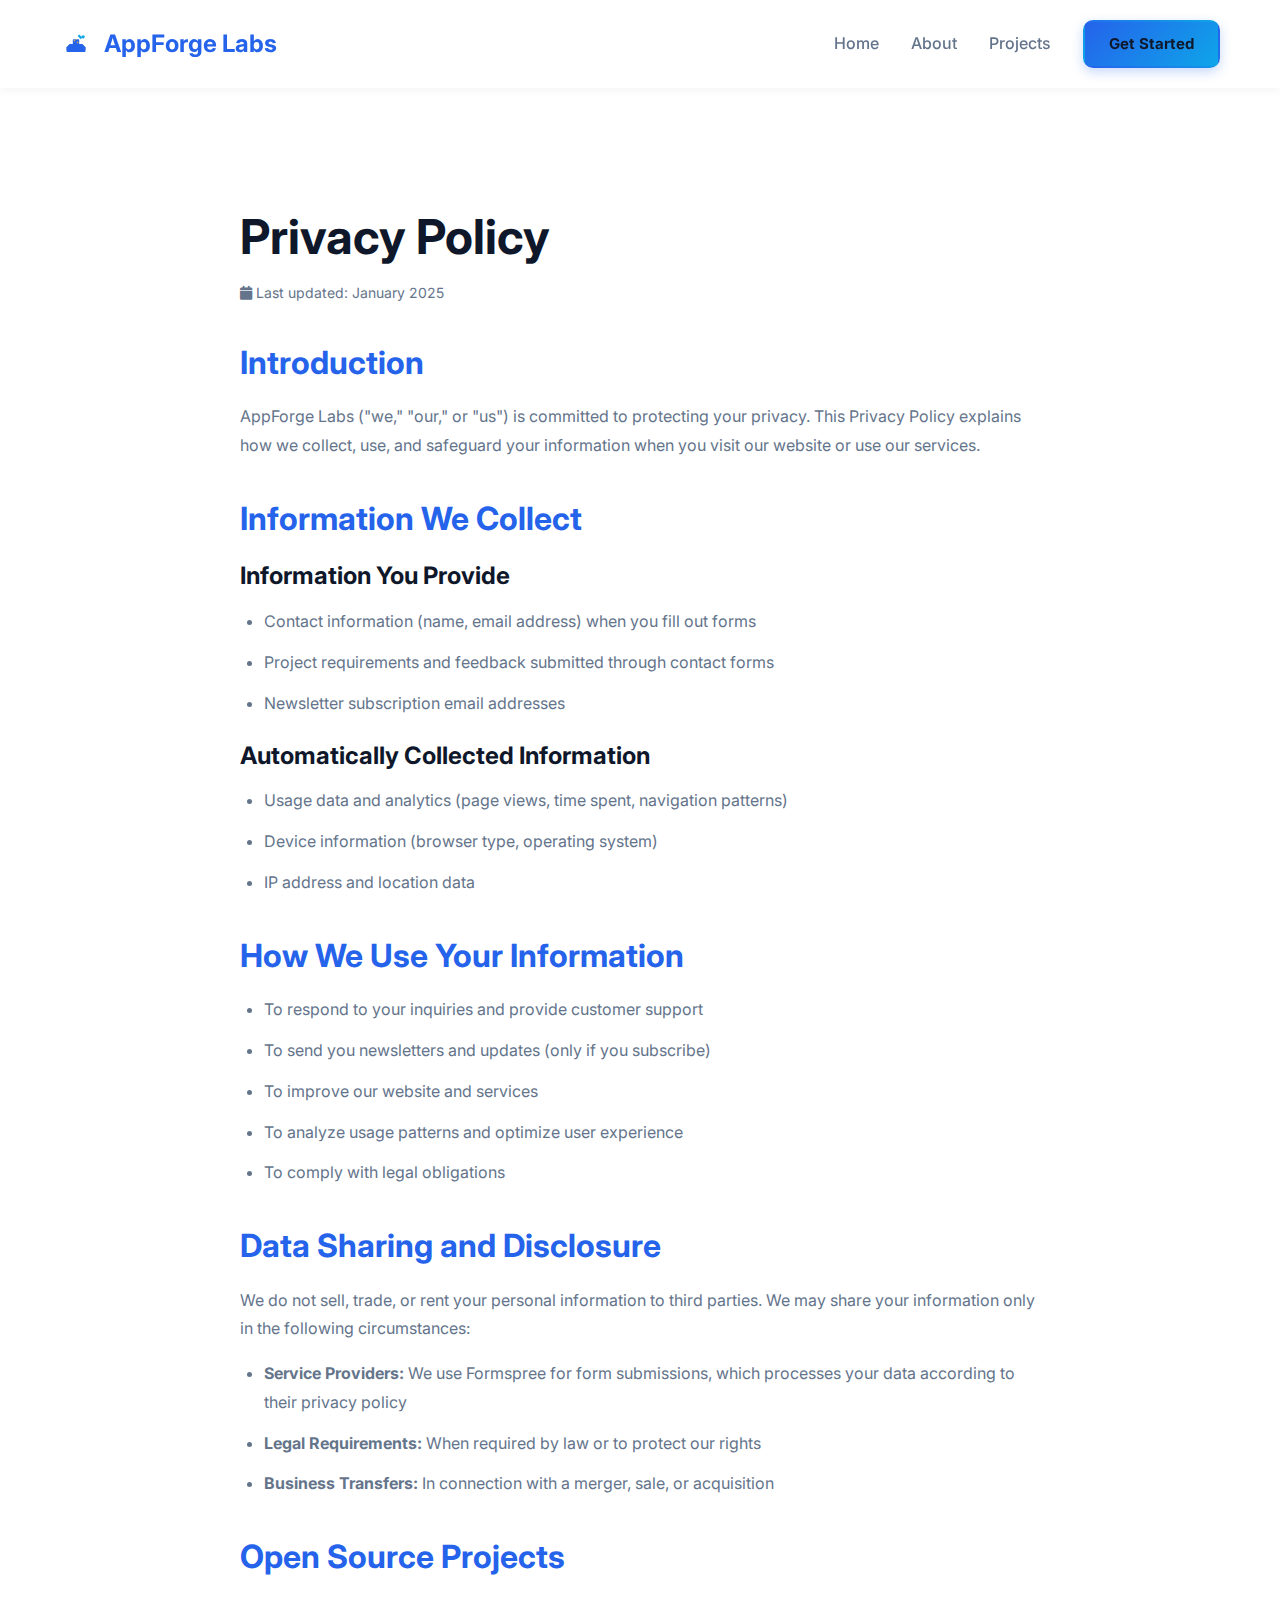
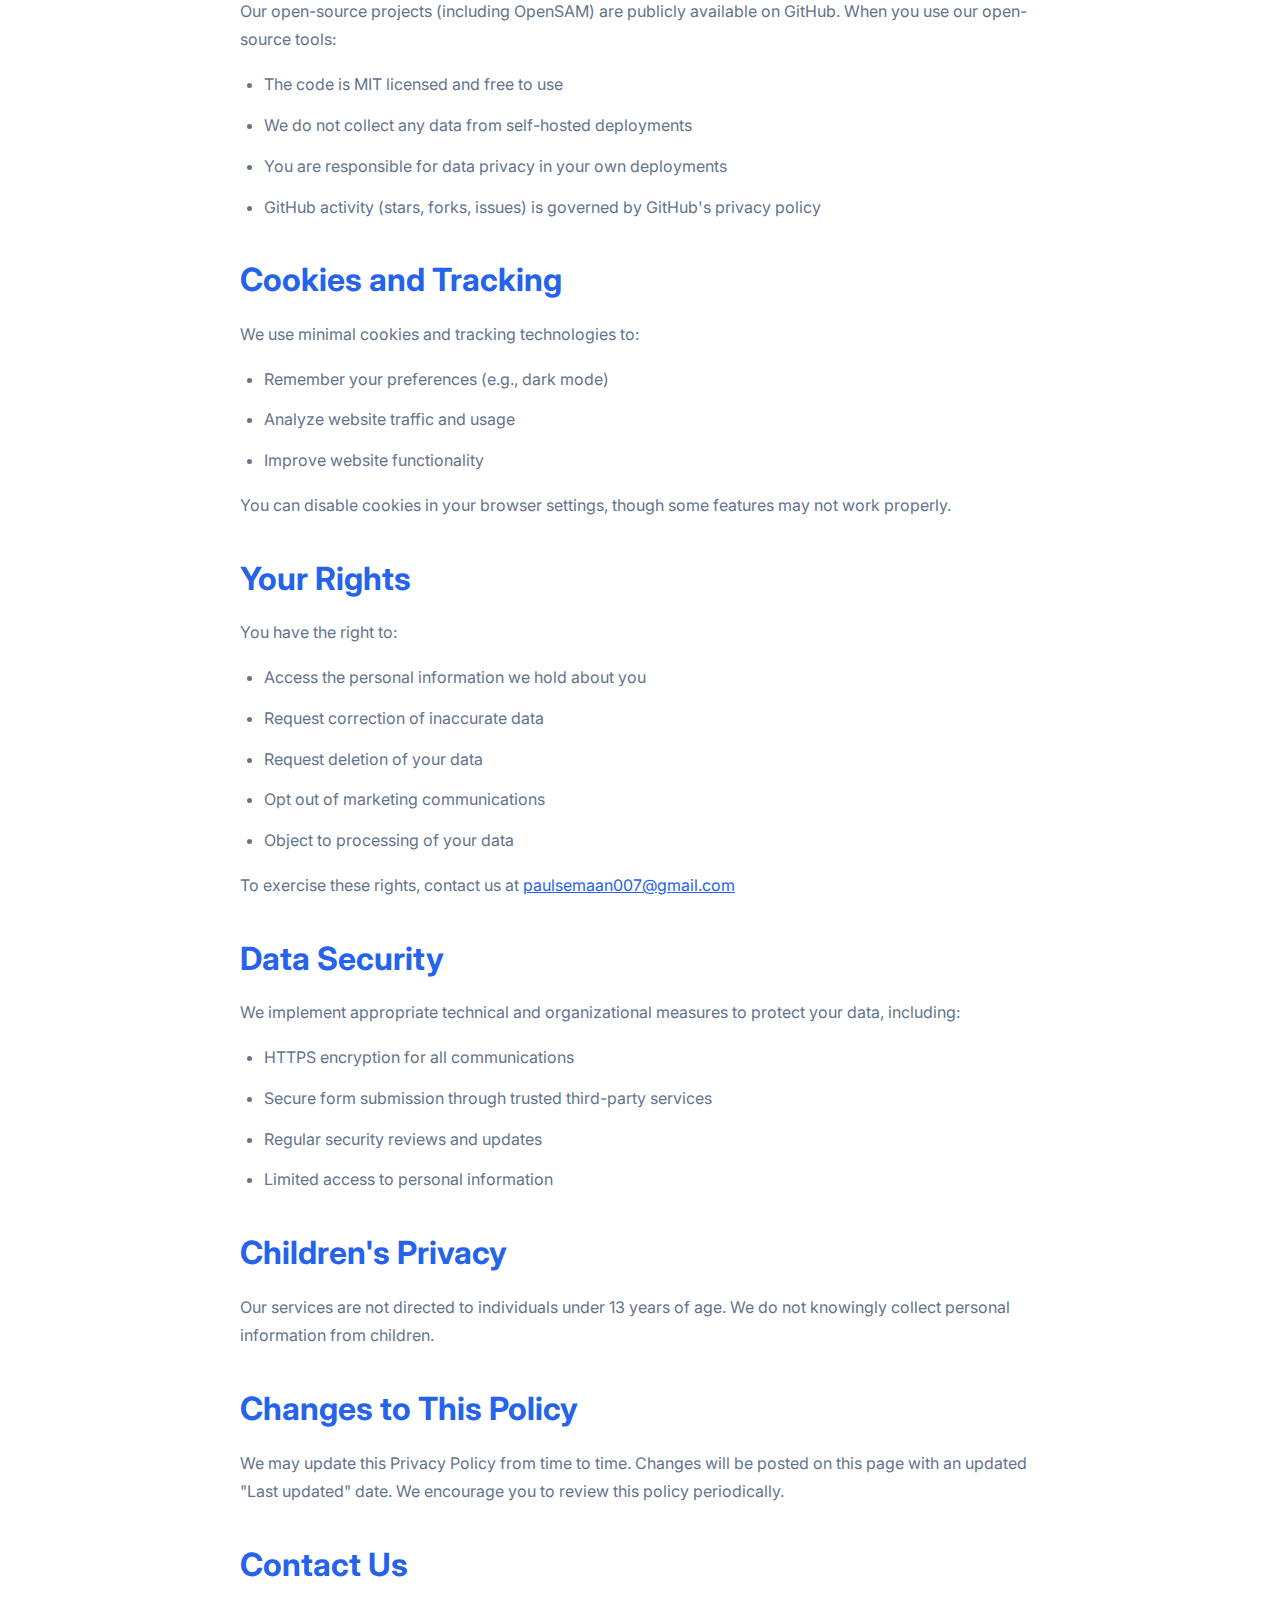
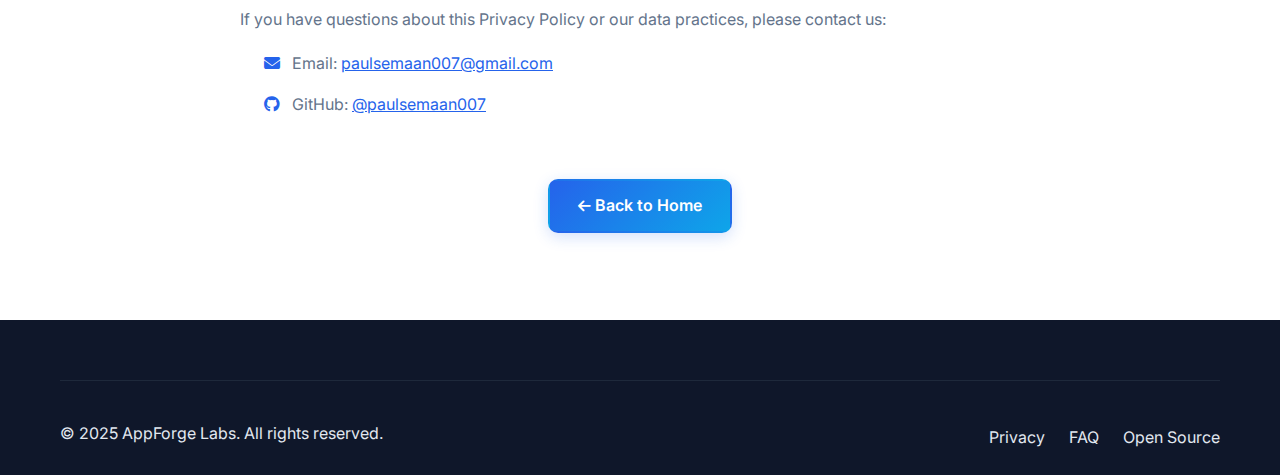
<file: privacy.html>
<!DOCTYPE html>
<html lang="en">
<head>
    <meta charset="UTF-8">
    <meta name="viewport" content="width=device-width, initial-scale=1.0">
    <meta name="description" content="Privacy Policy for AppForge Labs">
    <title>Privacy Policy - AppForge Labs</title>
    <link rel="icon" type="image/svg+xml" href="images/favicon.svg">
    <link rel="stylesheet" href="css/style.css">
    <link rel="preconnect" href="https://fonts.googleapis.com">
    <link rel="preconnect" href="https://fonts.gstatic.com" crossorigin>
    <link href="https://fonts.googleapis.com/css2?family=Inter:wght@400;500;600;700&display=swap" rel="stylesheet">
    <link rel="stylesheet" href="https://cdnjs.cloudflare.com/ajax/libs/font-awesome/6.4.0/css/all.min.css">
</head>
<body>
    <!-- Navigation -->
    <nav class="navbar">
        <div class="container">
            <div class="nav-brand">
                <img src="images/logo.svg" alt="AppForge Labs Logo" class="nav-logo">
                <h2><a href="index.html">AppForge Labs</a></h2>
            </div>
            <div class="nav-links">
                <a href="index.html">Home</a>
                <a href="index.html#about">About</a>
                <a href="index.html#projects">Projects</a>
                <a href="index.html#contact" class="btn-primary">Get Started</a>
            </div>
        </div>
    </nav>

    <!-- Privacy Policy Content -->
    <section class="privacy-policy">
        <div class="container">
            <div class="privacy-content">
                <h1>Privacy Policy</h1>
                <p class="last-updated"><i class="fas fa-calendar"></i> Last updated: January 2025</p>

                <div class="privacy-section">
                    <h2>Introduction</h2>
                    <p>AppForge Labs ("we," "our," or "us") is committed to protecting your privacy. This Privacy Policy explains how we collect, use, and safeguard your information when you visit our website or use our services.</p>
                </div>

                <div class="privacy-section">
                    <h2>Information We Collect</h2>
                    <h3>Information You Provide</h3>
                    <ul>
                        <li>Contact information (name, email address) when you fill out forms</li>
                        <li>Project requirements and feedback submitted through contact forms</li>
                        <li>Newsletter subscription email addresses</li>
                    </ul>

                    <h3>Automatically Collected Information</h3>
                    <ul>
                        <li>Usage data and analytics (page views, time spent, navigation patterns)</li>
                        <li>Device information (browser type, operating system)</li>
                        <li>IP address and location data</li>
                    </ul>
                </div>

                <div class="privacy-section">
                    <h2>How We Use Your Information</h2>
                    <ul>
                        <li>To respond to your inquiries and provide customer support</li>
                        <li>To send you newsletters and updates (only if you subscribe)</li>
                        <li>To improve our website and services</li>
                        <li>To analyze usage patterns and optimize user experience</li>
                        <li>To comply with legal obligations</li>
                    </ul>
                </div>

                <div class="privacy-section">
                    <h2>Data Sharing and Disclosure</h2>
                    <p>We do not sell, trade, or rent your personal information to third parties. We may share your information only in the following circumstances:</p>
                    <ul>
                        <li><strong>Service Providers:</strong> We use Formspree for form submissions, which processes your data according to their privacy policy</li>
                        <li><strong>Legal Requirements:</strong> When required by law or to protect our rights</li>
                        <li><strong>Business Transfers:</strong> In connection with a merger, sale, or acquisition</li>
                    </ul>
                </div>

                <div class="privacy-section">
                    <h2>Open Source Projects</h2>
                    <p>Our open-source projects (including OpenSAM) are publicly available on GitHub. When you use our open-source tools:</p>
                    <ul>
                        <li>The code is MIT licensed and free to use</li>
                        <li>We do not collect any data from self-hosted deployments</li>
                        <li>You are responsible for data privacy in your own deployments</li>
                        <li>GitHub activity (stars, forks, issues) is governed by GitHub's privacy policy</li>
                    </ul>
                </div>

                <div class="privacy-section">
                    <h2>Cookies and Tracking</h2>
                    <p>We use minimal cookies and tracking technologies to:</p>
                    <ul>
                        <li>Remember your preferences (e.g., dark mode)</li>
                        <li>Analyze website traffic and usage</li>
                        <li>Improve website functionality</li>
                    </ul>
                    <p>You can disable cookies in your browser settings, though some features may not work properly.</p>
                </div>

                <div class="privacy-section">
                    <h2>Your Rights</h2>
                    <p>You have the right to:</p>
                    <ul>
                        <li>Access the personal information we hold about you</li>
                        <li>Request correction of inaccurate data</li>
                        <li>Request deletion of your data</li>
                        <li>Opt out of marketing communications</li>
                        <li>Object to processing of your data</li>
                    </ul>
                    <p>To exercise these rights, contact us at <a href="mailto:paulsemaan007@gmail.com">paulsemaan007@gmail.com</a></p>
                </div>

                <div class="privacy-section">
                    <h2>Data Security</h2>
                    <p>We implement appropriate technical and organizational measures to protect your data, including:</p>
                    <ul>
                        <li>HTTPS encryption for all communications</li>
                        <li>Secure form submission through trusted third-party services</li>
                        <li>Regular security reviews and updates</li>
                        <li>Limited access to personal information</li>
                    </ul>
                </div>

                <div class="privacy-section">
                    <h2>Children's Privacy</h2>
                    <p>Our services are not directed to individuals under 13 years of age. We do not knowingly collect personal information from children.</p>
                </div>

                <div class="privacy-section">
                    <h2>Changes to This Policy</h2>
                    <p>We may update this Privacy Policy from time to time. Changes will be posted on this page with an updated "Last updated" date. We encourage you to review this policy periodically.</p>
                </div>

                <div class="privacy-section">
                    <h2>Contact Us</h2>
                    <p>If you have questions about this Privacy Policy or our data practices, please contact us:</p>
                    <ul class="contact-list">
                        <li><i class="fas fa-envelope"></i> Email: <a href="mailto:paulsemaan007@gmail.com">paulsemaan007@gmail.com</a></li>
                        <li><i class="fab fa-github"></i> GitHub: <a href="https://github.com/paulsemaan007" target="_blank" rel="noopener">@paulsemaan007</a></li>
                    </ul>
                </div>

                <div class="privacy-back">
                    <a href="index.html" class="btn-primary">
                        <i class="fas fa-arrow-left"></i> Back to Home
                    </a>
                </div>
            </div>
        </div>
    </section>

    <!-- Footer -->
    <footer class="footer">
        <div class="container">
            <div class="footer-bottom">
                <p>&copy; 2025 AppForge Labs. All rights reserved.</p>
                <div class="footer-bottom-links">
                    <a href="privacy.html">Privacy</a>
                    <a href="index.html#faq">FAQ</a>
                    <a href="https://github.com/paulsemaan007" target="_blank" rel="noopener">Open Source</a>
                </div>
            </div>
        </div>
    </footer>

    <script src="js/script.js"></script>
</body>
</html>
</file>
<file: css/style.css>
/* ============================================
   AppForge Labs - Modern Landing Page Styles
   ============================================ */

/* Reset & Base Styles */
* {
    margin: 0;
    padding: 0;
    box-sizing: border-box;
}

:root {
    /* Colors */
    --primary: #2563eb;
    --primary-dark: #1d4ed8;
    --secondary: #64748b;
    --accent: #0ea5e9;
    --dark: #0f172a;
    --dark-alt: #1e293b;
    --light: #f8fafc;
    --light-alt: #e2e8f0;
    --white: #ffffff;
    --success: #10b981;
    --warning: #f59e0b;

    /* Typography */
    --font-primary: 'Inter', -apple-system, BlinkMacSystemFont, 'Segoe UI', sans-serif;

    /* Spacing */
    --container-width: 1200px;
    --section-padding: 80px;
}

body {
    font-family: var(--font-primary);
    color: var(--dark);
    line-height: 1.6;
    background-color: var(--white);
    overflow-x: hidden;
}

.container {
    max-width: var(--container-width);
    margin: 0 auto;
    padding: 0 20px;
}

/* Typography */
h1, h2, h3, h4, h5, h6 {
    font-weight: 700;
    line-height: 1.2;
    color: var(--dark);
}

a {
    text-decoration: none;
    color: inherit;
    transition: all 0.3s ease;
}

/* Buttons */
.btn-primary, .btn-secondary {
    display: inline-block;
    padding: 12px 28px;
    border-radius: 10px;
    font-weight: 600;
    font-size: 16px;
    cursor: pointer;
    transition: all 0.3s cubic-bezier(0.4, 0, 0.2, 1);
    border: 2px solid transparent;
    text-align: center;
    position: relative;
    overflow: hidden;
}

.btn-primary {
    background: linear-gradient(135deg, var(--primary) 0%, var(--accent) 100%);
    color: var(--white);
    box-shadow: 0 4px 15px rgba(37, 99, 235, 0.2);
}

.btn-primary::before {
    content: '';
    position: absolute;
    top: 0;
    left: -100%;
    width: 100%;
    height: 100%;
    background: linear-gradient(135deg, var(--accent) 0%, var(--primary) 100%);
    transition: left 0.3s ease;
    z-index: -1;
}

.btn-primary:hover::before {
    left: 0;
}

.btn-primary:hover {
    transform: translateY(-2px);
    box-shadow: 0 8px 25px rgba(37, 99, 235, 0.35);
}

.btn-primary:active {
    transform: translateY(0);
    box-shadow: 0 4px 15px rgba(37, 99, 235, 0.2);
}

.btn-secondary {
    background-color: transparent;
    color: var(--primary);
    border: 2px solid var(--primary);
    box-shadow: 0 2px 10px rgba(37, 99, 235, 0.1);
}

.btn-secondary:hover {
    background-color: var(--primary);
    color: var(--white);
    border-color: var(--primary);
    transform: translateY(-2px);
    box-shadow: 0 6px 20px rgba(37, 99, 235, 0.25);
}

.btn-secondary:active {
    transform: translateY(0);
}

.btn-large {
    padding: 16px 40px;
    font-size: 18px;
    border-radius: 12px;
}

.btn-full {
    width: 100%;
}

/* Special styling for nav buttons */
.nav-links .btn-primary {
    padding: 10px 24px;
    font-size: 15px;
    box-shadow: 0 4px 12px rgba(37, 99, 235, 0.25);
    font-weight: 700;
    background: linear-gradient(135deg, var(--primary) 0%, var(--accent) 100%);
    color: #0f172a !important;
}

.nav-links .btn-primary:hover {
    box-shadow: 0 6px 20px rgba(37, 99, 235, 0.35);
    transform: translateY(-2px);
    color: #0f172a !important;
}

/* Button icon spacing */
.btn-primary i,
.btn-secondary i {
    margin-right: 8px;
    font-size: 0.9em;
}

.btn-primary i:last-child,
.btn-secondary i:last-child {
    margin-right: 0;
    margin-left: 8px;
}

/* Icon-only buttons */
.btn-primary i:only-child,
.btn-secondary i:only-child {
    margin: 0;
}

/* Navigation */
.navbar {
    background-color: var(--white);
    box-shadow: 0 2px 10px rgba(0, 0, 0, 0.05);
    position: sticky;
    top: 0;
    z-index: 1000;
    padding: 20px 0;
}

.navbar .container {
    display: flex;
    justify-content: space-between;
    align-items: center;
}

.nav-brand h2 {
    color: var(--primary);
    font-size: 24px;
}

.nav-links {
    display: flex;
    gap: 32px;
    align-items: center;
}

.nav-links a {
    font-weight: 500;
    color: var(--secondary);
}

.nav-links a:hover {
    color: var(--primary);
}

/* Hero Section */
.hero {
    background: linear-gradient(135deg, #0f172a 0%, #1e293b 100%);
    color: var(--white);
    padding: calc(var(--section-padding) + 20px) 0;
    text-align: center;
    position: relative;
    overflow: hidden;
}

.hero::before {
    content: '';
    position: absolute;
    top: 0;
    left: 0;
    right: 0;
    bottom: 0;
    background: radial-gradient(circle at 30% 50%, rgba(37, 99, 235, 0.1) 0%, transparent 50%),
                radial-gradient(circle at 70% 50%, rgba(14, 165, 233, 0.1) 0%, transparent 50%);
    pointer-events: none;
}

.hero-content {
    max-width: 800px;
    margin: 0 auto;
    position: relative;
    z-index: 1;
}

.hero-title {
    font-size: 56px;
    margin-bottom: 24px;
    color: var(--white);
    animation: fadeInUp 0.8s ease;
    line-height: 1.1;
}

.hero-subtitle {
    font-size: 20px;
    color: var(--light-alt);
    margin-bottom: 48px;
    animation: fadeInUp 1s ease;
    line-height: 1.6;
}

.hero-cta {
    display: flex;
    gap: 20px;
    justify-content: center;
    animation: fadeInUp 1.2s ease;
    flex-wrap: wrap;
}

.hero-cta .btn-primary {
    background: var(--white);
    color: var(--primary);
    font-weight: 700;
}

.hero-cta .btn-primary:hover {
    background: var(--light);
    transform: translateY(-3px) scale(1.02);
}

.hero-cta .btn-secondary {
    border-color: rgba(255, 255, 255, 0.5);
    color: var(--white);
    background: rgba(255, 255, 255, 0.15);
    backdrop-filter: blur(10px);
    box-shadow: 0 4px 15px rgba(255, 255, 255, 0.1);
}

.hero-cta .btn-secondary:hover {
    background: var(--white);
    color: var(--primary);
    border-color: var(--white);
    box-shadow: 0 8px 25px rgba(255, 255, 255, 0.3);
}

@keyframes fadeInUp {
    from {
        opacity: 0;
        transform: translateY(30px);
    }
    to {
        opacity: 1;
        transform: translateY(0);
    }
}

/* Section Styles */
section {
    padding: var(--section-padding) 0;
}

.section-title {
    font-size: 42px;
    text-align: center;
    margin-bottom: 16px;
}

.section-subtitle {
    font-size: 18px;
    text-align: center;
    color: var(--secondary);
    margin-bottom: 60px;
}

/* Projects Section */
.projects {
    background-color: var(--light);
}

.projects-grid {
    display: grid;
    grid-template-columns: repeat(auto-fit, minmax(500px, 1fr));
    gap: 32px;
}

.project-card {
    background-color: var(--white);
    border-radius: 16px;
    padding: 40px;
    box-shadow: 0 4px 20px rgba(0, 0, 0, 0.08);
    transition: all 0.3s ease;
}

.project-card:hover {
    transform: translateY(-8px);
    box-shadow: 0 12px 40px rgba(0, 0, 0, 0.15);
}

.project-header {
    display: flex;
    justify-content: space-between;
    align-items: center;
    margin-bottom: 12px;
}

.project-header h3 {
    font-size: 28px;
}

.project-badge {
    background-color: var(--success);
    color: var(--white);
    padding: 6px 14px;
    border-radius: 20px;
    font-size: 12px;
    font-weight: 600;
    text-transform: uppercase;
}

.project-category {
    color: var(--secondary);
    font-size: 14px;
    text-transform: uppercase;
    font-weight: 600;
    letter-spacing: 1px;
    margin-bottom: 16px;
}

.project-description {
    color: var(--secondary);
    margin-bottom: 24px;
    line-height: 1.7;
}

.project-features {
    display: flex;
    flex-wrap: wrap;
    gap: 10px;
    margin-bottom: 24px;
}

.feature-tag {
    background-color: var(--light);
    color: var(--primary);
    padding: 6px 14px;
    border-radius: 6px;
    font-size: 13px;
    font-weight: 500;
}

.project-stats {
    display: grid;
    grid-template-columns: repeat(3, 1fr);
    gap: 20px;
    padding: 24px 0;
    border-top: 1px solid var(--light-alt);
    border-bottom: 1px solid var(--light-alt);
    margin-bottom: 24px;
}

.stat {
    text-align: center;
}

.stat strong {
    display: block;
    font-size: 24px;
    color: var(--primary);
    margin-bottom: 4px;
}

.stat span {
    font-size: 13px;
    color: var(--secondary);
}

.project-actions {
    display: flex;
    gap: 12px;
}

.project-actions .btn-primary,
.project-actions .btn-secondary {
    flex: 1;
}

.project-card.coming-soon {
    border: 2px dashed var(--light-alt);
    display: flex;
    flex-direction: column;
    justify-content: center;
    align-items: center;
    text-align: center;
}

/* How It Works Section */
.how-it-works {
    background-color: var(--white);
}

.steps-grid {
    display: grid;
    grid-template-columns: repeat(auto-fit, minmax(250px, 1fr));
    gap: 40px;
}

.step {
    text-align: center;
}

.step-number {
    width: 60px;
    height: 60px;
    background: linear-gradient(135deg, var(--primary) 0%, var(--accent) 100%);
    color: var(--white);
    border-radius: 50%;
    display: flex;
    align-items: center;
    justify-content: center;
    font-size: 24px;
    font-weight: 700;
    margin: 0 auto 20px;
}

.step h3 {
    font-size: 20px;
    margin-bottom: 12px;
}

.step p {
    color: var(--secondary);
    line-height: 1.7;
}

/* Pricing Section */
.pricing {
    background-color: var(--light);
}

.pricing-grid {
    display: grid;
    grid-template-columns: repeat(auto-fit, minmax(300px, 1fr));
    gap: 32px;
    max-width: 1000px;
    margin: 0 auto;
}

.pricing-card {
    background-color: var(--white);
    border-radius: 16px;
    padding: 40px;
    box-shadow: 0 4px 20px rgba(0, 0, 0, 0.08);
    position: relative;
    transition: all 0.3s ease;
}

.pricing-card:hover {
    transform: translateY(-8px);
    box-shadow: 0 12px 40px rgba(0, 0, 0, 0.15);
}

.pricing-card.featured {
    border: 3px solid var(--primary);
}

.pricing-badge {
    position: absolute;
    top: -15px;
    right: 40px;
    background-color: var(--primary);
    color: var(--white);
    padding: 8px 20px;
    border-radius: 20px;
    font-size: 13px;
    font-weight: 600;
    text-transform: uppercase;
}

.pricing-header {
    text-align: center;
    padding-bottom: 32px;
    border-bottom: 2px solid var(--light);
    margin-bottom: 32px;
}

.pricing-header h3 {
    font-size: 24px;
    margin-bottom: 16px;
}

.price {
    display: flex;
    flex-direction: column;
    align-items: center;
}

.price-amount {
    font-size: 48px;
    font-weight: 700;
    color: var(--primary);
}

.price-period {
    color: var(--secondary);
    font-size: 14px;
}

.pricing-features {
    list-style: none;
    margin-bottom: 32px;
}

.pricing-features li {
    padding: 12px 0;
    color: var(--dark);
    border-bottom: 1px solid var(--light);
}

.pricing-examples {
    background-color: var(--light);
    padding: 16px;
    border-radius: 8px;
    margin-bottom: 24px;
    font-size: 14px;
}

.pricing-examples p {
    margin-bottom: 4px;
}

/* Contact Section */
.contact {
    background: linear-gradient(to bottom, var(--white) 0%, var(--light) 100%);
}

.contact-content {
    display: grid;
    grid-template-columns: 1fr 1.5fr;
    gap: 60px;
    max-width: 1000px;
    margin: 0 auto;
}

.contact-info h3 {
    font-size: 28px;
    margin-bottom: 16px;
    color: var(--dark);
}

.contact-info > p {
    color: var(--secondary);
    margin-bottom: 32px;
    line-height: 1.7;
}

.contact-methods {
    margin-bottom: 32px;
}

.contact-method {
    margin-bottom: 24px;
    padding: 16px;
    background: var(--white);
    border-radius: 10px;
    border-left: 4px solid var(--primary);
    transition: all 0.3s ease;
}

.contact-method:hover {
    transform: translateX(8px);
    box-shadow: 0 4px 15px rgba(37, 99, 235, 0.1);
}

.contact-method strong {
    display: flex;
    align-items: center;
    gap: 8px;
    margin-bottom: 8px;
    color: var(--dark);
    font-size: 16px;
}

.contact-method strong i {
    color: var(--primary);
    font-size: 18px;
}

.contact-method p {
    color: var(--secondary);
    margin-left: 26px;
}

.contact-method a {
    color: var(--primary);
    font-weight: 500;
}

.contact-method a:hover {
    text-decoration: underline;
}

.response-time {
    background: linear-gradient(135deg, var(--primary) 0%, var(--accent) 100%);
    color: var(--white);
    padding: 20px;
    border-radius: 10px;
    text-align: center;
    box-shadow: 0 4px 15px rgba(37, 99, 235, 0.2);
}

.response-time p {
    margin: 0;
    font-weight: 600;
}

.contact-form-container {
    background: var(--white);
    padding: 40px;
    border-radius: 16px;
    box-shadow: 0 4px 20px rgba(0, 0, 0, 0.08);
}

.form-group {
    margin-bottom: 24px;
}

.form-group label {
    display: block;
    margin-bottom: 10px;
    font-weight: 600;
    color: var(--dark);
    font-size: 15px;
}

.form-group input,
.form-group select,
.form-group textarea {
    width: 100%;
    padding: 14px 16px;
    border: 2px solid var(--light-alt);
    border-radius: 10px;
    font-family: var(--font-primary);
    font-size: 16px;
    transition: all 0.3s ease;
    background-color: var(--white);
}

.form-group input:focus,
.form-group select:focus,
.form-group textarea:focus {
    outline: none;
    border-color: var(--primary);
    box-shadow: 0 0 0 4px rgba(37, 99, 235, 0.1);
    transform: translateY(-2px);
}

.form-group textarea {
    resize: vertical;
    min-height: 120px;
}

/* Form button enhancements */
form .btn-primary {
    margin-top: 8px;
    font-size: 17px;
}

form .btn-primary:disabled {
    opacity: 0.6;
    cursor: not-allowed;
    transform: none;
}

form .btn-primary:disabled:hover {
    transform: none;
    box-shadow: 0 4px 15px rgba(37, 99, 235, 0.2);
}

.form-status {
    margin-top: 20px;
    padding: 16px 20px;
    border-radius: 10px;
    text-align: center;
    font-weight: 600;
    display: none;
    animation: slideInUp 0.3s ease;
}

.form-status.success {
    background: linear-gradient(135deg, #10b981 0%, #059669 100%);
    color: var(--white);
    display: block;
    box-shadow: 0 4px 15px rgba(16, 185, 129, 0.3);
}

.form-status.error {
    background: linear-gradient(135deg, #f59e0b 0%, #d97706 100%);
    color: var(--white);
    display: block;
    box-shadow: 0 4px 15px rgba(245, 158, 11, 0.3);
}

.form-status i {
    margin-right: 8px;
    font-size: 18px;
}

@keyframes slideInUp {
    from {
        opacity: 0;
        transform: translateY(10px);
    }
    to {
        opacity: 1;
        transform: translateY(0);
    }
}

/* Footer */
.footer {
    background-color: var(--dark);
    color: var(--light);
    padding: 60px 0 20px;
}

.footer-content {
    display: grid;
    grid-template-columns: 2fr 1fr 1fr;
    gap: 60px;
    margin-bottom: 40px;
}

.footer-brand h3 {
    color: var(--white);
    margin-bottom: 12px;
}

.footer-brand p {
    color: var(--light-alt);
}

.footer-links h4 {
    color: var(--white);
    margin-bottom: 16px;
    font-size: 16px;
}

.footer-links ul {
    list-style: none;
}

.footer-links li {
    margin-bottom: 12px;
}

.footer-links a {
    color: var(--light-alt);
}

.footer-links a:hover {
    color: var(--primary);
}

.footer-bottom {
    text-align: center;
    padding-top: 40px;
    border-top: 1px solid var(--dark-alt);
    color: var(--light-alt);
}

.footer-bottom p {
    margin-bottom: 8px;
}

/* ============================================
   NEW COMPONENTS
   ============================================ */

/* Scroll Progress Bar */
.scroll-progress {
    position: fixed;
    top: 0;
    left: 0;
    width: 0;
    height: 4px;
    background: linear-gradient(90deg, var(--primary), var(--accent));
    z-index: 9999;
    transition: width 0.1s ease;
}

/* Dark Mode */
body.dark-mode {
    --dark: #f8fafc;
    --white: #0f172a;
    --light: #1e293b;
    --light-alt: #334155;
    --dark-alt: #e2e8f0;
    background-color: #0f172a;
    color: #f8fafc;
}

body.dark-mode .navbar {
    background-color: #1e293b;
    box-shadow: 0 2px 10px rgba(0, 0, 0, 0.3);
}

body.dark-mode .project-card,
body.dark-mode .pricing-card,
body.dark-mode .testimonial-card,
body.dark-mode .blog-card,
body.dark-mode .use-case-card,
body.dark-mode .faq-item,
body.dark-mode .contact-form-container {
    background-color: #1e293b;
    border: 1px solid #334155;
}

body.dark-mode .about-card {
    background-color: #1e293b;
    border: 1px solid #334155;
}

body.dark-mode .footer {
    background-color: #0a0f1a;
}

body.dark-mode .btn-secondary {
    border-color: var(--primary);
    color: var(--primary);
}

body.dark-mode .btn-secondary:hover {
    background-color: var(--primary);
    color: var(--white);
}

body.dark-mode .hero-cta .btn-secondary {
    border-color: rgba(255, 255, 255, 0.5);
    color: var(--white);
    background: rgba(255, 255, 255, 0.15);
}

body.dark-mode .hero-cta .btn-secondary:hover {
    background: var(--white);
    color: var(--primary);
    border-color: var(--white);
}

body.dark-mode .contact-method {
    background-color: #1e293b;
    border-left-color: var(--accent);
}

body.dark-mode .response-time {
    background: linear-gradient(135deg, var(--primary) 0%, var(--accent) 100%);
}

body.dark-mode .form-group input,
body.dark-mode .form-group select,
body.dark-mode .form-group textarea {
    background-color: #1e293b;
    border-color: #334155;
    color: var(--dark);
}

body.dark-mode .form-group input:focus,
body.dark-mode .form-group select:focus,
body.dark-mode .form-group textarea:focus {
    border-color: var(--primary);
    background-color: #1e293b;
}

/* Logo in Navigation */
.nav-logo {
    width: 32px;
    height: 32px;
    margin-right: 12px;
}

.nav-brand {
    display: flex;
    align-items: center;
}

.nav-brand h2 a {
    color: var(--primary);
}

/* Dark Mode Toggle - REMOVED */

/* Mobile Menu Toggle */
.mobile-menu-toggle {
    display: none;
    flex-direction: column;
    gap: 6px;
    background: transparent;
    border: none;
    cursor: pointer;
    padding: 8px;
}

.mobile-menu-toggle span {
    width: 28px;
    height: 3px;
    background-color: var(--dark);
    transition: all 0.3s ease;
    border-radius: 2px;
}

body.dark-mode .mobile-menu-toggle span {
    background-color: var(--light-alt);
}

.mobile-menu-toggle.active span:nth-child(1) {
    transform: rotate(45deg) translate(8px, 8px);
}

.mobile-menu-toggle.active span:nth-child(2) {
    opacity: 0;
}

.mobile-menu-toggle.active span:nth-child(3) {
    transform: rotate(-45deg) translate(7px, -7px);
}

/* Trust Indicators */
.trust-indicators {
    background-color: var(--white);
    padding: 60px 0;
    border-bottom: 1px solid var(--light-alt);
}

.trust-stats {
    display: grid;
    grid-template-columns: repeat(auto-fit, minmax(200px, 1fr));
    gap: 40px;
}

.trust-stat {
    text-align: center;
}

.trust-stat i {
    font-size: 32px;
    color: var(--primary);
    margin-bottom: 16px;
}

.stat-value {
    font-size: 48px;
    font-weight: 700;
    color: var(--primary);
    margin-bottom: 8px;
}

.stat-label {
    font-size: 14px;
    color: var(--secondary);
    text-transform: uppercase;
    letter-spacing: 1px;
}

/* About Section */
.about {
    background-color: var(--light);
}

.about-content {
    display: grid;
    grid-template-columns: 1fr 1fr;
    gap: 60px;
    align-items: center;
}

.about-text h2 {
    text-align: left;
    margin-bottom: 24px;
}

.about-text p {
    color: var(--secondary);
    margin-bottom: 20px;
    line-height: 1.8;
}

.about-cta {
    display: flex;
    gap: 16px;
    margin-top: 32px;
}

.about-image {
    display: grid;
    gap: 20px;
}

.about-card {
    background: var(--white);
    padding: 32px;
    border-radius: 12px;
    box-shadow: 0 4px 20px rgba(0, 0, 0, 0.08);
    transition: all 0.3s ease;
}

.about-card:hover {
    transform: translateX(8px);
    box-shadow: 0 8px 30px rgba(37, 99, 235, 0.15);
}

.about-card i {
    font-size: 32px;
    color: var(--primary);
    margin-bottom: 16px;
}

.about-card h3 {
    font-size: 20px;
    margin-bottom: 12px;
}

.about-card p {
    color: var(--secondary);
    font-size: 14px;
}

/* Enhanced Project Cards */
.project-image {
    position: relative;
    overflow: hidden;
    border-radius: 12px 12px 0 0;
    height: 250px;
}

.project-image img {
    width: 100%;
    height: 100%;
    object-fit: cover;
    transition: transform 0.3s ease;
}

.project-card:hover .project-image img {
    transform: scale(1.05);
}

.project-overlay {
    position: absolute;
    top: 0;
    left: 0;
    right: 0;
    bottom: 0;
    background: rgba(37, 99, 235, 0.9);
    display: flex;
    align-items: center;
    justify-content: center;
    opacity: 0;
    transition: opacity 0.3s ease;
}

.project-card:hover .project-overlay {
    opacity: 1;
}

.overlay-btn {
    background: var(--white);
    color: var(--primary);
    padding: 12px 24px;
    border-radius: 8px;
    font-weight: 600;
}

.project-content {
    padding: 32px;
}

.pulse {
    animation: pulse 2s infinite;
}

@keyframes pulse {
    0%, 100% {
        opacity: 1;
    }
    50% {
        opacity: 0.5;
    }
}

.github-stats {
    display: flex;
    gap: 12px;
    flex-wrap: wrap;
    margin-bottom: 20px;
}

.coming-soon-content {
    display: flex;
    flex-direction: column;
    align-items: center;
    justify-content: center;
    gap: 20px;
    padding: 60px 40px;
}

.coming-soon-content i {
    color: var(--primary);
    opacity: 0.5;
}

/* Use Cases Section */
.use-cases {
    background-color: var(--white);
}

.use-cases-grid {
    display: grid;
    grid-template-columns: repeat(auto-fit, minmax(280px, 1fr));
    gap: 32px;
}

.use-case-card {
    background: var(--light);
    padding: 40px 32px;
    border-radius: 12px;
    transition: all 0.3s ease;
}

.use-case-card:hover {
    transform: translateY(-8px);
    box-shadow: 0 12px 40px rgba(0, 0, 0, 0.1);
}

.use-case-icon {
    width: 64px;
    height: 64px;
    background: var(--white);
    border-radius: 12px;
    display: flex;
    align-items: center;
    justify-content: center;
    margin-bottom: 24px;
}

.use-case-icon i {
    font-size: 28px;
    color: var(--primary);
}

.use-case-card h3 {
    font-size: 22px;
    margin-bottom: 16px;
}

.use-case-card p {
    color: var(--secondary);
    margin-bottom: 20px;
    line-height: 1.7;
}

.use-case-stats {
    display: flex;
    flex-direction: column;
    gap: 10px;
}

.use-case-stats span {
    font-size: 14px;
    color: var(--primary);
    font-weight: 600;
}

.use-case-stats i {
    margin-right: 8px;
}

/* How It Works - Enhanced */
.step-number {
    width: 80px;
    height: 80px;
    background: linear-gradient(135deg, var(--primary) 0%, var(--accent) 100%);
    color: var(--white);
    border-radius: 50%;
    display: flex;
    align-items: center;
    justify-content: center;
    font-size: 32px;
    font-weight: 700;
    margin: 0 auto 20px;
}

/* Testimonials Section */
.testimonials {
    background-color: var(--light);
}

.testimonials-grid {
    display: grid;
    grid-template-columns: repeat(auto-fit, minmax(320px, 1fr));
    gap: 32px;
}

.testimonial-card {
    background: var(--white);
    padding: 40px;
    border-radius: 16px;
    box-shadow: 0 4px 20px rgba(0, 0, 0, 0.08);
    transition: all 0.3s ease;
}

.testimonial-card:hover {
    transform: translateY(-8px);
    box-shadow: 0 12px 40px rgba(0, 0, 0, 0.15);
}

.testimonial-stars {
    color: var(--warning);
    margin-bottom: 20px;
    font-size: 18px;
}

.testimonial-text {
    color: var(--dark);
    font-size: 16px;
    line-height: 1.8;
    margin-bottom: 24px;
    font-style: italic;
}

.testimonial-author {
    display: flex;
    align-items: center;
    gap: 16px;
}

.author-avatar {
    width: 50px;
    height: 50px;
    background: var(--light);
    border-radius: 50%;
    display: flex;
    align-items: center;
    justify-content: center;
    font-size: 20px;
    color: var(--primary);
}

.author-info strong {
    display: block;
    font-size: 16px;
    margin-bottom: 4px;
}

.author-info span {
    font-size: 14px;
    color: var(--secondary);
}

/* FAQ Section */
.faq {
    background-color: var(--white);
}

.faq-container {
    max-width: 800px;
    margin: 0 auto;
}

.faq-item {
    background: var(--white);
    border: 2px solid var(--light-alt);
    border-radius: 12px;
    margin-bottom: 16px;
    overflow: hidden;
    transition: all 0.3s ease;
}

.faq-item:hover {
    border-color: var(--primary);
}

.faq-question {
    width: 100%;
    background: transparent;
    border: none;
    padding: 24px;
    text-align: left;
    font-size: 18px;
    font-weight: 600;
    cursor: pointer;
    display: flex;
    justify-content: space-between;
    align-items: center;
    transition: all 0.3s ease;
}

.faq-question:hover {
    color: var(--primary);
}

.faq-question i {
    transition: transform 0.3s ease;
    color: var(--primary);
}

.faq-item.active .faq-question i {
    transform: rotate(180deg);
}

.faq-answer {
    max-height: 0;
    overflow: hidden;
    transition: max-height 0.3s ease;
}

.faq-item.active .faq-answer {
    max-height: 500px;
}

.faq-answer p {
    padding: 0 24px 24px;
    color: var(--secondary);
    line-height: 1.8;
}

/* Blog Section */
.blog {
    background-color: var(--light);
}

.blog-grid {
    display: grid;
    grid-template-columns: repeat(auto-fit, minmax(320px, 1fr));
    gap: 32px;
    margin-bottom: 40px;
}

.blog-card {
    background: var(--white);
    border-radius: 16px;
    overflow: hidden;
    box-shadow: 0 4px 20px rgba(0, 0, 0, 0.08);
    transition: all 0.3s ease;
}

.blog-card:hover {
    transform: translateY(-8px);
    box-shadow: 0 12px 40px rgba(0, 0, 0, 0.15);
}

.blog-image {
    position: relative;
    height: 200px;
    background: linear-gradient(135deg, var(--primary) 0%, var(--accent) 100%);
}

.blog-placeholder {
    height: 100%;
    display: flex;
    align-items: center;
    justify-content: center;
    font-size: 48px;
    color: var(--white);
    opacity: 0.5;
}

.blog-badge {
    position: absolute;
    top: 16px;
    right: 16px;
    background: var(--white);
    color: var(--primary);
    padding: 6px 14px;
    border-radius: 20px;
    font-size: 12px;
    font-weight: 600;
    text-transform: uppercase;
}

.blog-content {
    padding: 32px;
}

.blog-meta {
    display: flex;
    gap: 20px;
    margin-bottom: 16px;
    font-size: 14px;
    color: var(--secondary);
}

.blog-meta i {
    margin-right: 6px;
}

.blog-content h3 {
    font-size: 22px;
    margin-bottom: 12px;
}

.blog-content p {
    color: var(--secondary);
    line-height: 1.7;
    margin-bottom: 16px;
}

.blog-link {
    color: var(--primary);
    font-weight: 600;
    transition: all 0.3s ease;
}

.blog-link:hover {
    gap: 8px;
}

.blog-link i {
    margin-left: 6px;
    transition: margin-left 0.3s ease;
}

.blog-link:hover i {
    margin-left: 12px;
}

.blog-cta {
    text-align: center;
}

/* Newsletter Section */
.newsletter {
    background: linear-gradient(135deg, var(--primary) 0%, var(--accent) 100%);
    color: var(--white);
}

.newsletter-content {
    display: grid;
    grid-template-columns: 1fr 1fr;
    gap: 60px;
    align-items: center;
}

.newsletter-text h2 {
    font-size: 36px;
    color: var(--white);
    margin-bottom: 16px;
}

.newsletter-text > p {
    font-size: 18px;
    margin-bottom: 24px;
    opacity: 0.9;
}

.newsletter-benefits {
    list-style: none;
}

.newsletter-benefits li {
    margin-bottom: 12px;
    display: flex;
    align-items: center;
    gap: 12px;
}

.newsletter-benefits i {
    color: var(--success);
}

.newsletter-form .form-group {
    display: flex;
    gap: 12px;
    margin-bottom: 16px;
}

.newsletter-form input {
    flex: 1;
    padding: 16px;
    border-radius: 8px;
    border: none;
    font-size: 16px;
}

.newsletter-form button {
    padding: 16px 32px;
    white-space: nowrap;
}

.newsletter-privacy {
    font-size: 14px;
    opacity: 0.8;
    text-align: center;
}

/* Enhanced Footer */
.footer-logo {
    display: flex;
    align-items: center;
    gap: 12px;
    margin-bottom: 16px;
}

.footer-logo img {
    width: 40px;
    height: 40px;
}

.footer-social {
    display: flex;
    gap: 16px;
    margin-top: 20px;
}

.footer-social a {
    width: 40px;
    height: 40px;
    background: var(--dark-alt);
    border-radius: 50%;
    display: flex;
    align-items: center;
    justify-content: center;
    transition: all 0.3s ease;
}

.footer-social a:hover {
    background: var(--primary);
    transform: translateY(-4px);
}

.footer-content {
    display: grid;
    grid-template-columns: 2fr 1fr 1fr 1fr;
    gap: 60px;
    margin-bottom: 40px;
}

.footer-bottom {
    display: flex;
    justify-content: space-between;
    align-items: center;
    padding-top: 40px;
    border-top: 1px solid var(--dark-alt);
}

.footer-bottom-links {
    display: flex;
    gap: 24px;
}

.footer-bottom-links a:hover {
    color: var(--primary);
}

/* Back to Top Button */
.back-to-top {
    position: fixed;
    bottom: 30px;
    right: 30px;
    width: 50px;
    height: 50px;
    background: var(--primary);
    color: var(--white);
    border: none;
    border-radius: 50%;
    font-size: 20px;
    cursor: pointer;
    box-shadow: 0 4px 20px rgba(37, 99, 235, 0.3);
    opacity: 0;
    visibility: hidden;
    transition: all 0.3s ease;
    z-index: 1000;
}

.back-to-top.visible {
    opacity: 1;
    visibility: visible;
}

.back-to-top:hover {
    transform: translateY(-5px);
    box-shadow: 0 8px 30px rgba(37, 99, 235, 0.4);
}

/* Privacy Policy Page */
.privacy-policy {
    padding: 120px 0 80px;
    background-color: var(--white);
}

.privacy-content {
    max-width: 800px;
    margin: 0 auto;
}

.privacy-content h1 {
    font-size: 48px;
    margin-bottom: 16px;
}

.last-updated {
    color: var(--secondary);
    margin-bottom: 40px;
    font-size: 14px;
}

.privacy-section {
    margin-bottom: 40px;
}

.privacy-section h2 {
    font-size: 32px;
    margin-bottom: 20px;
    color: var(--primary);
}

.privacy-section h3 {
    font-size: 24px;
    margin: 24px 0 16px;
}

.privacy-section p {
    color: var(--secondary);
    line-height: 1.8;
    margin-bottom: 16px;
}

.privacy-section ul {
    margin-left: 24px;
    margin-bottom: 16px;
}

.privacy-section li {
    color: var(--secondary);
    line-height: 1.8;
    margin-bottom: 12px;
}

.privacy-section a {
    color: var(--primary);
    text-decoration: underline;
}

.contact-list {
    list-style: none;
    margin-left: 0;
}

.contact-list i {
    color: var(--primary);
    margin-right: 8px;
}

.privacy-back {
    margin-top: 60px;
    text-align: center;
}

/* Responsive Design */
@media (max-width: 768px) {
    .hero-title {
        font-size: 36px;
    }

    .hero-subtitle {
        font-size: 16px;
    }

    .hero-cta {
        flex-direction: column;
    }

    .nav-links {
        display: none;
        position: absolute;
        top: 70px;
        left: 0;
        right: 0;
        background: var(--white);
        flex-direction: column;
        padding: 20px;
        box-shadow: 0 10px 20px rgba(0, 0, 0, 0.1);
        gap: 16px;
    }

    body.dark-mode .nav-links {
        background: var(--dark-alt);
    }

    .nav-links.active {
        display: flex;
    }

    .mobile-menu-toggle {
        display: flex;
    }

    .projects-grid {
        grid-template-columns: 1fr;
    }

    .steps-grid {
        grid-template-columns: 1fr;
    }

    .pricing-grid {
        grid-template-columns: 1fr;
    }

    .contact-content {
        grid-template-columns: 1fr;
        gap: 40px;
    }

    .footer-content {
        grid-template-columns: 1fr;
        gap: 40px;
    }

    .footer-bottom {
        flex-direction: column;
        gap: 20px;
        text-align: center;
    }

    .section-title {
        font-size: 32px;
    }

    .about-content {
        grid-template-columns: 1fr;
    }

    .newsletter-content {
        grid-template-columns: 1fr;
        gap: 40px;
    }

    .newsletter-form .form-group {
        flex-direction: column;
    }

    .testimonials-grid,
    .blog-grid,
    .use-cases-grid {
        grid-template-columns: 1fr;
    }

    .about-cta {
        flex-direction: column;
    }

    :root {
        --section-padding: 60px;
    }
}
</file>
